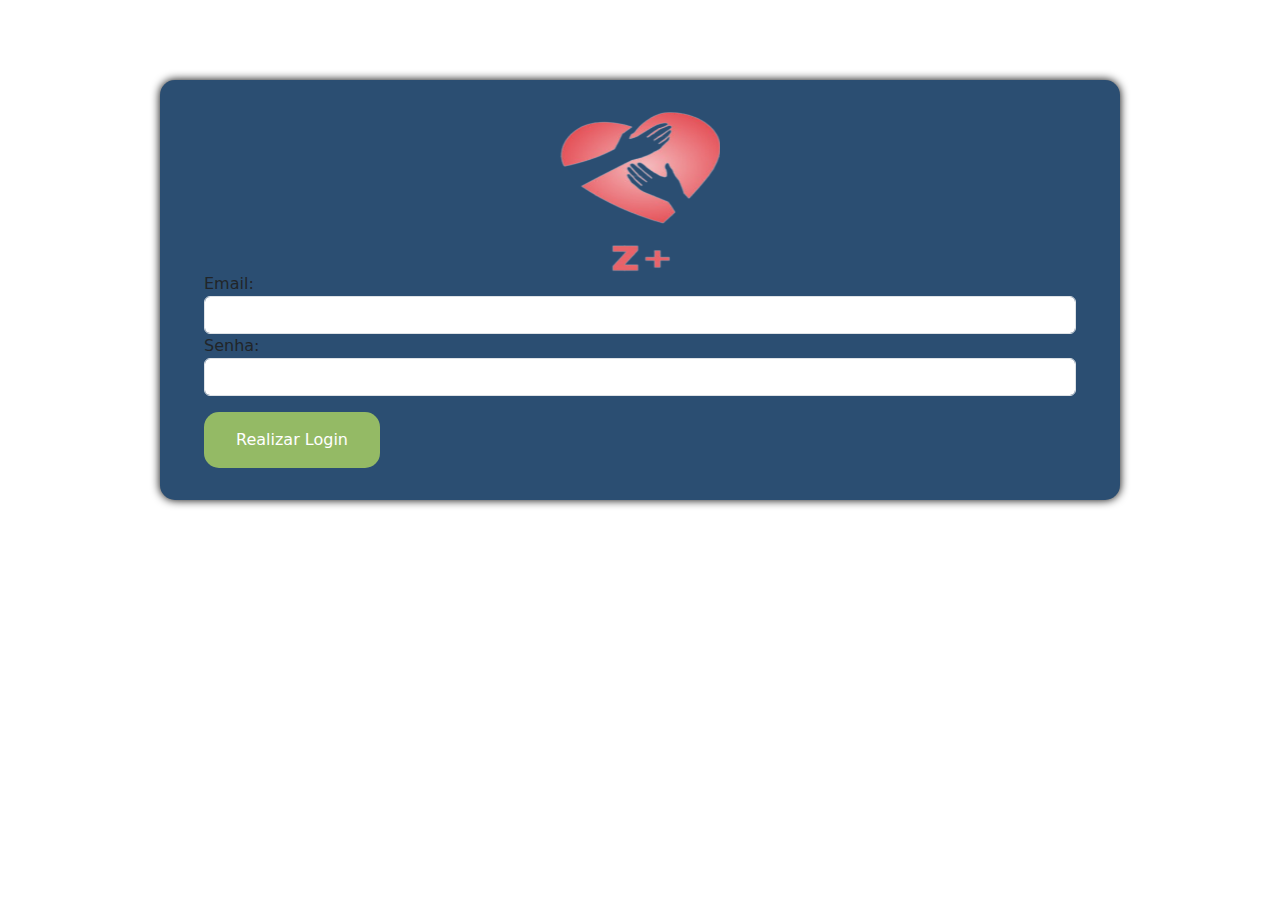
<file: login.html>
<!DOCTYPE html>
<html lang="pt">
<head>
    <meta charset="UTF-8">
    <meta name="viewport" content="width=device-width, initial-scale=1.0">
    <title>Document</title>
    <link href="https://cdn.jsdelivr.net/npm/bootstrap@5.3.3/dist/css/bootstrap.min.css" rel="stylesheet" integrity="sha384-QWTKZyjpPEjISv5WaRU9OFeRpok6YctnYmDr5pNlyT2bRjXh0JMhjY6hW+ALEwIH" crossorigin="anonymous">
    <link rel="stylesheet" href="./var.css">
    <link rel="stylesheet" href="./index.css">
</head>
<body>
    
    <main class="principal" id="login">
        <img src="./images/logo.png" alt="" class="imagemLogo">
        <div class="container">
            <label for="" class="texto">Email: </label>
            <input type="text" class="form-control campo">
            <label for="" class="texto">Senha: </label>
            <input type="text" class=" form-control campo">
            <a href="./scanner.html"><button class="botaoLogin">Realizar Login</button></a>
        </div>
    </main>
</body>
    <script src="https://cdn.jsdelivr.net/npm/bootstrap@5.3.3/dist/js/bootstrap.bundle.min.js" integrity="sha384-YvpcrYf0tY3lHB60NNkmXc5s9fDVZLESaAA55NDzOxhy9GkcIdslK1eN7N6jIeHz" crossorigin="anonymous"></script>
</html>
</file>
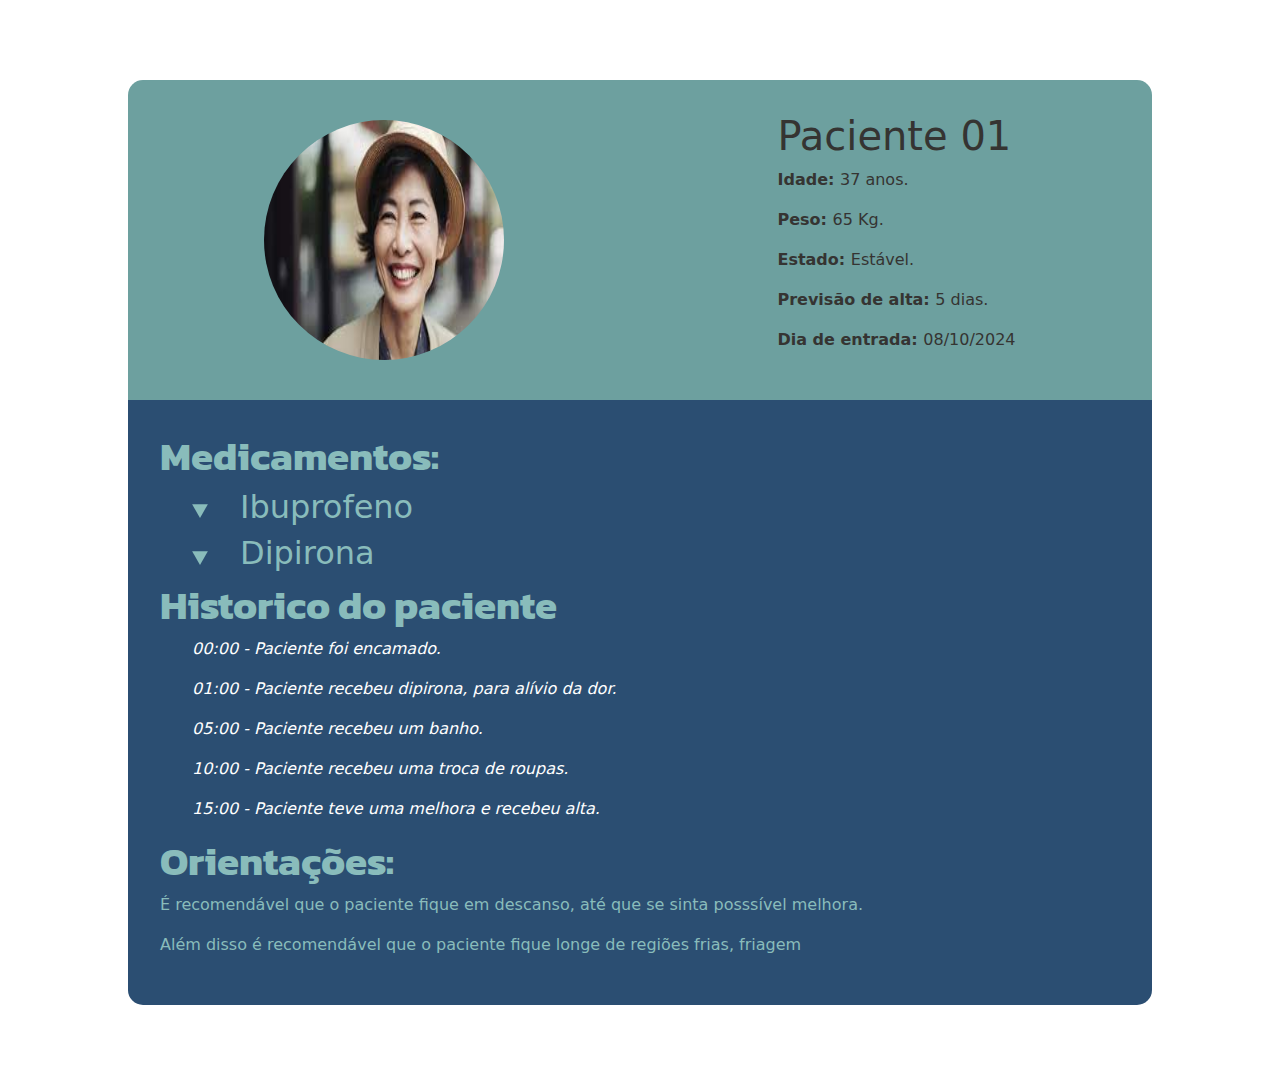
<file: usuario.html>
<!DOCTYPE html>
<html lang="pt">

<head>
    <meta charset="UTF-8">
    <meta name="viewport" content="width=device-width, initial-scale=1.0">
    <title>Document</title>
    <link href="https://cdn.jsdelivr.net/npm/bootstrap@5.3.3/dist/css/bootstrap.min.css" rel="stylesheet" integrity="sha384-QWTKZyjpPEjISv5WaRU9OFeRpok6YctnYmDr5pNlyT2bRjXh0JMhjY6hW+ALEwIH" crossorigin="anonymous">
    <link rel="preconnect" href="https://fonts.googleapis.com">
    <link rel="preconnect" href="https://fonts.gstatic.com" crossorigin>
    <link href="https://fonts.googleapis.com/css2?family=Kanit:ital,wght@0,100;0,200;0,300;0,400;0,500;0,600;0,700;0,800;0,900;1,100;1,200;1,300;1,400;1,500;1,600;1,700;1,800;1,900&family=Roboto:ital,wght@0,100;0,300;0,400;0,500;0,700;0,900;1,100;1,300;1,400;1,500;1,700;1,900&display=swap" rel="stylesheet">
    <link rel="stylesheet" href="./var.css">
    <link rel="stylesheet" href="./usuario.css">
</head>

<body>

    <main class="principal">
        <section class="informacoes">
                <img src="./images/rosto1.png" alt="" class="imagemUsuario">
                <div class="campoInicio">
                    <h1 class="tituloPaciente">Paciente 01</h1>
                    <p class="textoPaciente"><b>Idade: </b> 37 anos.</p>
                    <p class="textoPaciente"><b>Peso: </b> 65 Kg.</p>
                    <p class="textoPaciente"><b>Estado: </b> Estável.</p>
                    <p class="textoPaciente"><b>Previsão de alta: </b> 5 dias.</p>
                    <p class="textoPaciente"><b>Dia de entrada: </b> 08/10/2024</p>
                </div>
        </section>
        <section class="informacoesAdicionais">
            <div class="medicamentos">
                <h1 class="tituloRemedio">Medicamentos: </h1>
                <div class="tituloAdicional" onclick="mostraDescricao()">
                    <img src="./images/poligono.svg" alt="" class="triangulo">
                    <h2 class="remedio">Ibuprofeno</>
                </div>
                <p class="descricaoRemedio" id="descricao" style="display: none;"> - Redução da febre e alívio de dores, tais como: dores decorrentes de gripes e resfriados, dor de garganta, dor de cabeça, dor de dente, dor nas costas, cólicas menstruais e dores musculares.</p>
                <div class="tituloAdicional" onclick="mostraDescricao1()">
                    <img src="./images/poligono.svg" alt="" class="triangulo">
                    <h2 class="remedio">Dipirona</h2>
                </div>
                <p class="descricaoRemedio" id="descricao1" style="display: none;"> - remédio é indicado para ser usado em tratamentos de pacientes com sintomas de resfriados ou gripes, reumatismo muscular, dores de cabeça, até artrites e outras condições que causam dor no corpo.</p>
            </div>
            <div class="historico">
                <h1 class="tituloHistorico">Historico do paciente</h1>
                <p class="textoHistorico">00:00 - Paciente foi encamado.</p>
                <p class="textoHistorico">01:00 - Paciente recebeu dipirona, para alívio da dor.</p>
                <p class="textoHistorico">05:00 - Paciente recebeu um banho.</p>
                <p class="textoHistorico">10:00 - Paciente recebeu uma troca de roupas.</p>
                <p class="textoHistorico">15:00 - Paciente teve uma melhora e recebeu alta.</p>
            </div>
            <div class="orientacoes">
                <h1 class="tituloOrientacoes">Orientações: </h1>
                <p class="textoRecomendacoes">É recomendável que o paciente fique em descanso, até  que se sinta posssível melhora.</p>
                <p class="textoRecomendacoes">Além disso é recomendável que o paciente fique longe de regiões frias, friagem</p>
            </div>
        </section>
    </main>
    <script>
        function mostraDescricao() {
            var descricao = document.getElementById("descricao");
            if (descricao.style.display === "none") {
                descricao.style.display = "block";
            } else {
                descricao.style.display = "none";
            }
        }
        function mostraDescricao1() {
            var descricao = document.getElementById("descricao");
            if (descricao1.style.display === "none") {
                descricao1.style.display = "block";
            } else {
                descricao1.style.display = "none";
            }
        }
    </script>
</body>

</html>
</file>
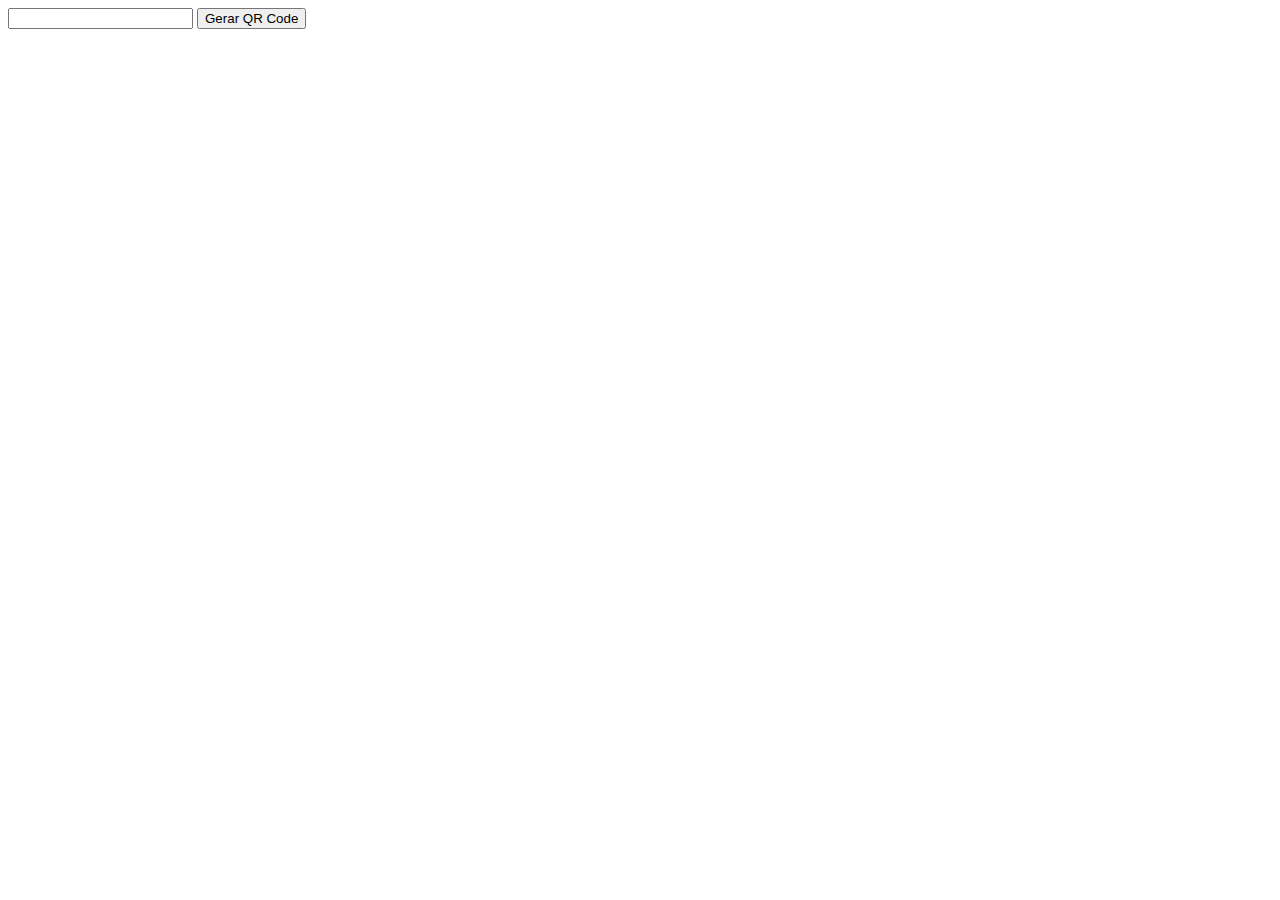
<file: Pasta QR/teste.html>
<html>
    <head>
        <script type="text/javascript" src="teste.js"></script>
    </head>
    <body>
        <input type="text" id="valor" value="">
        <button onClick="createQrCode()">Gerar QR Code</button>
        <div id="qrcode"></div>
    </body>
    <script>
    
    function createQrCode()
    {
        var userInput = document.getElementById('valor').value;

        var qrcode = new QRCode("qrcode", {
            text: userInput,
            width: 256,
            height: 256,
            colorDark: "black",
            colorLight: "white",
            correctLevel : QRCode.CorrectLevel.H
        });
    }
    
    </script>
</html>
</file>
<file: var.css>
:root {
    --verde-claro: #6da09f;
    --verde-muito-claro: #89bcbb;
    --azul-claro: #2790b0;
    --azul-escuro: #2b4e72;
    --preto: #353432;
    --verde: #94ba65;
}
</file>
<file: index.css>
.principal {
    display: flex;
    flex-direction: column;
    align-items: center;
    justify-content: center;
    background-color: var(--azul-escuro);
    width: 75%;
    margin-left: auto;
    margin-right: auto;
    margin-top: 5rem;
    border-radius: 15px;
    box-shadow: 0px 0px 10px black;
    padding: 2rem;
}

.imagemLogo{
    width: 10rem;
    height: 10rem;
}

.container {
    display: flex;
    flex-direction: column;
}

.botaoLogin {
    margin-top: 1rem;
    padding: 1rem 2rem;
    background-color: var(--verde);
    color: white;
    border: none;
    border-radius: 15px;
    cursor: pointer;
}


.campoCamera{
    display: none;
}
</file>
<file: usuario.css>
body {
    margin: 0;
    padding: 0;
}

.informacoes {
    width: 80%;
    margin-left: auto;
    margin-right: auto;
    margin-top: 5rem;
    background-color: var(--verde-claro);
    display: flex;
    justify-content: space-around;
    align-items: center;
    border-top-left-radius: 15px;
    border-top-right-radius: 15px;
}


.imagemUsuario {
    width: 15rem;
    height: 15rem;
    border-radius: 150px;
    margin-top: 2rem;
    margin-bottom: 2rem;
}

.campoInicio {
    display: flex;
    flex-direction: column;
    margin-top: 2rem;
    margin-bottom: 2rem;
    color: var(--preto);
}

.informacoesAdicionais {
    margin-left: 2rem;
    width: 80%;
    margin-left: auto;
    margin-right: auto;
    background-color: var(--azul-escuro);
    border-bottom-left-radius: 15px;
    border-bottom-right-radius: 15px;
}

.remedio {
    margin-left: 2rem;
}

.descricaoRemedio {
    margin-left: 3rem;
}

.tituloAdicional {
    display: flex;
    align-items: center;
}

.orientacoes {
    margin-bottom: 5rem;
    padding-bottom: 2rem;
    border-radius: 15px;
}

.medicamentos, .orientacoes, .historico {
    margin-left: 2rem ;
    margin-right: 2rem;
}


.tituloRemedio, .tituloHistorico, .tituloOrientacoes {
    font-family: 'Kanit';
    font-weight: bolder;
    color: #89BCBB;
}

.textoHistorico {
    font-style: italic;
    color: white;
    margin-left: 2rem;
}

.tituloRemedio {
    padding-top: 2rem;
}

.triangulo {
    width:1rem;
    height: 1rem;
    margin-left: 2rem;
}

.textoRecomendacoes, .remedio, .descricaoRemedio {
    color: #89BCBB;
}



@media screen and (max-width: 768px) {
    .informacoes {
        flex-direction: column;
    }

}
</file>
